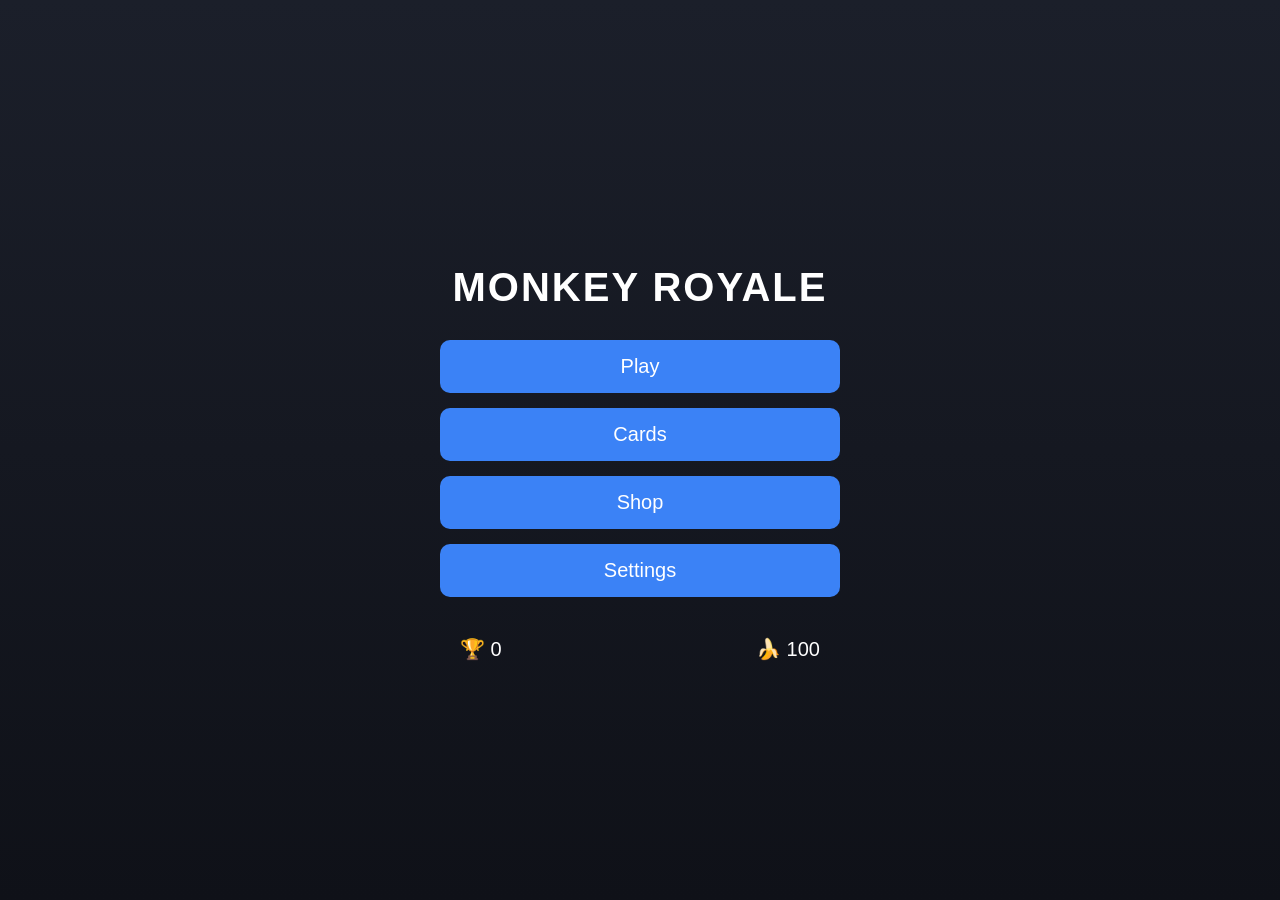
<file: public/index.html>
<!DOCTYPE html>
<html lang="en">
<head>
  <meta charset="UTF-8">
  <title>Monkey Royale</title>
  <meta name="viewport" content="width=device-width, initial-scale=1.0">
  <link rel="stylesheet" href="style.css">
</head>
<body>

  <div id="menu">
    <h1 class="title">MONKEY ROYALE</h1>

    <div class="menu-buttons">
      <button id="play-btn">Play</button>
      <button id="cards-btn">Cards</button>
      <button id="shop-btn">Shop</button>
      <button id="settings-btn">Settings</button>
    </div>

    <div class="bottom-bar">
      <div class="trophies">🏆 0</div>
      <div class="bananas">🍌 100</div>
    </div>
  </div>

  <script type="module" src="menu.js"></script>
</body>
</html>
</file>
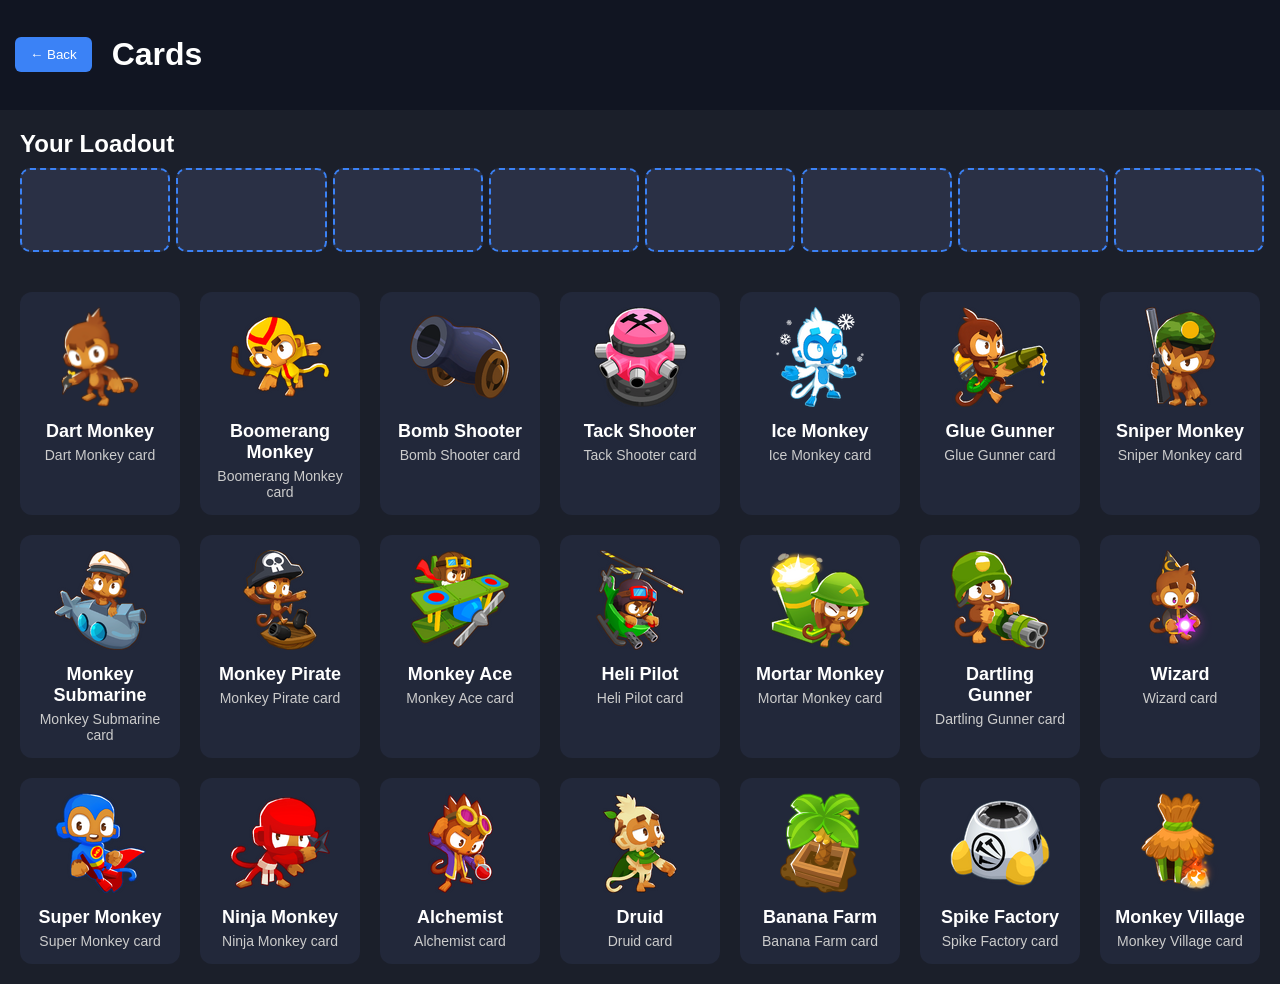
<file: public/cards.html>
<!DOCTYPE html>
<html lang="en">
<head>
  <meta charset="UTF-8">
  <title>Cards – Monkey Royale</title>
  <meta name="viewport" content="width=device-width, initial-scale=1.0">
  <link rel="stylesheet" href="cards.css">
</head>
<body>

  <div class="top-bar">
    <button id="back-btn">← Back</button>
    <h1>Cards</h1>
  </div>

  <!-- LOADOUT SECTION -->
  <div class="loadout-container">
    <h2>Your Loadout</h2>
    <div class="loadout-slots">
      <div class="slot" data-slot="0"></div>
      <div class="slot" data-slot="1"></div>
      <div class="slot" data-slot="2"></div>
      <div class="slot" data-slot="3"></div>
      <div class="slot" data-slot="4"></div>
      <div class="slot" data-slot="5"></div>
      <div class="slot" data-slot="6"></div>
      <div class="slot" data-slot="7"></div>
    </div>
  </div>

  <!-- DYNAMIC CARDS GRID -->
  <div class="cards-grid" id="cards-container"></div>

  <script src="cards.js"></script>
</body>
</html>
</file>
<file: public/style.css>
body {
  margin: 0;
  font-family: Arial, sans-serif;
  background: linear-gradient(#1b1f2a, #0f1118);
  height: 100vh;
  display: flex;
  justify-content: center;
  align-items: center;
  color: white;
}

#menu {
  text-align: center;
  width: 100%;
  max-width: 400px;
}

.title {
  font-size: 40px;
  margin-bottom: 30px;
  letter-spacing: 2px;
}

.menu-buttons {
  display: flex;
  flex-direction: column;
  gap: 15px;
}

button {
  padding: 15px;
  font-size: 20px;
  border: none;
  border-radius: 10px;
  background: #3b82f6;
  color: white;
  cursor: pointer;
}

button:hover {
  background: #2563eb;
}

.bottom-bar {
  margin-top: 40px;
  display: flex;
  justify-content: space-between;
  padding: 0 20px;
  font-size: 20px;
}
</file>
<file: public/cards.css>
body {
  margin: 0;
  background: #1b1f2a;
  font-family: Arial, sans-serif;
  color: white;
}

.top-bar {
  display: flex;
  align-items: center;
  padding: 15px;
  background: #111522;
  gap: 20px;
}

#back-btn {
  padding: 10px 15px;
  background: #3b82f6;
  border: none;
  border-radius: 6px;
  color: white;
  cursor: pointer;
}

.loadout-container {
  padding: 20px;
}

.loadout-container h2 {
  margin: 0 0 10px 0;
}

.loadout-slots {
  display: grid;
  grid-template-columns: repeat(8, 1fr);
  gap: 10px;
}

.slot {
  width: 100%;
  height: 80px;
  background: #2a3045;
  border-radius: 10px;
  border: 2px dashed #3b82f6;
  display: flex;
  align-items: center;
  justify-content: center;
  cursor: pointer;
}

.slot img {
  width: 60px;
  height: 60px;
}

.cards-grid {
  display: grid;
  grid-template-columns: repeat(auto-fill, minmax(140px, 1fr));
  gap: 20px;
  padding: 20px;
}

.card {
  background: #22283a;
  padding: 15px;
  border-radius: 12px;
  text-align: center;
  transition: transform 0.15s ease;
  cursor: pointer;
}

.card:hover {
  transform: scale(1.05);
}

.card img {
  width: 100px;
  height: 100px;
  object-fit: contain;
}

.card h2 {
  margin: 10px 0 5px;
  font-size: 18px;
}

.card p {
  margin: 0;
  font-size: 14px;
  color: #ccc;
}
</file>
